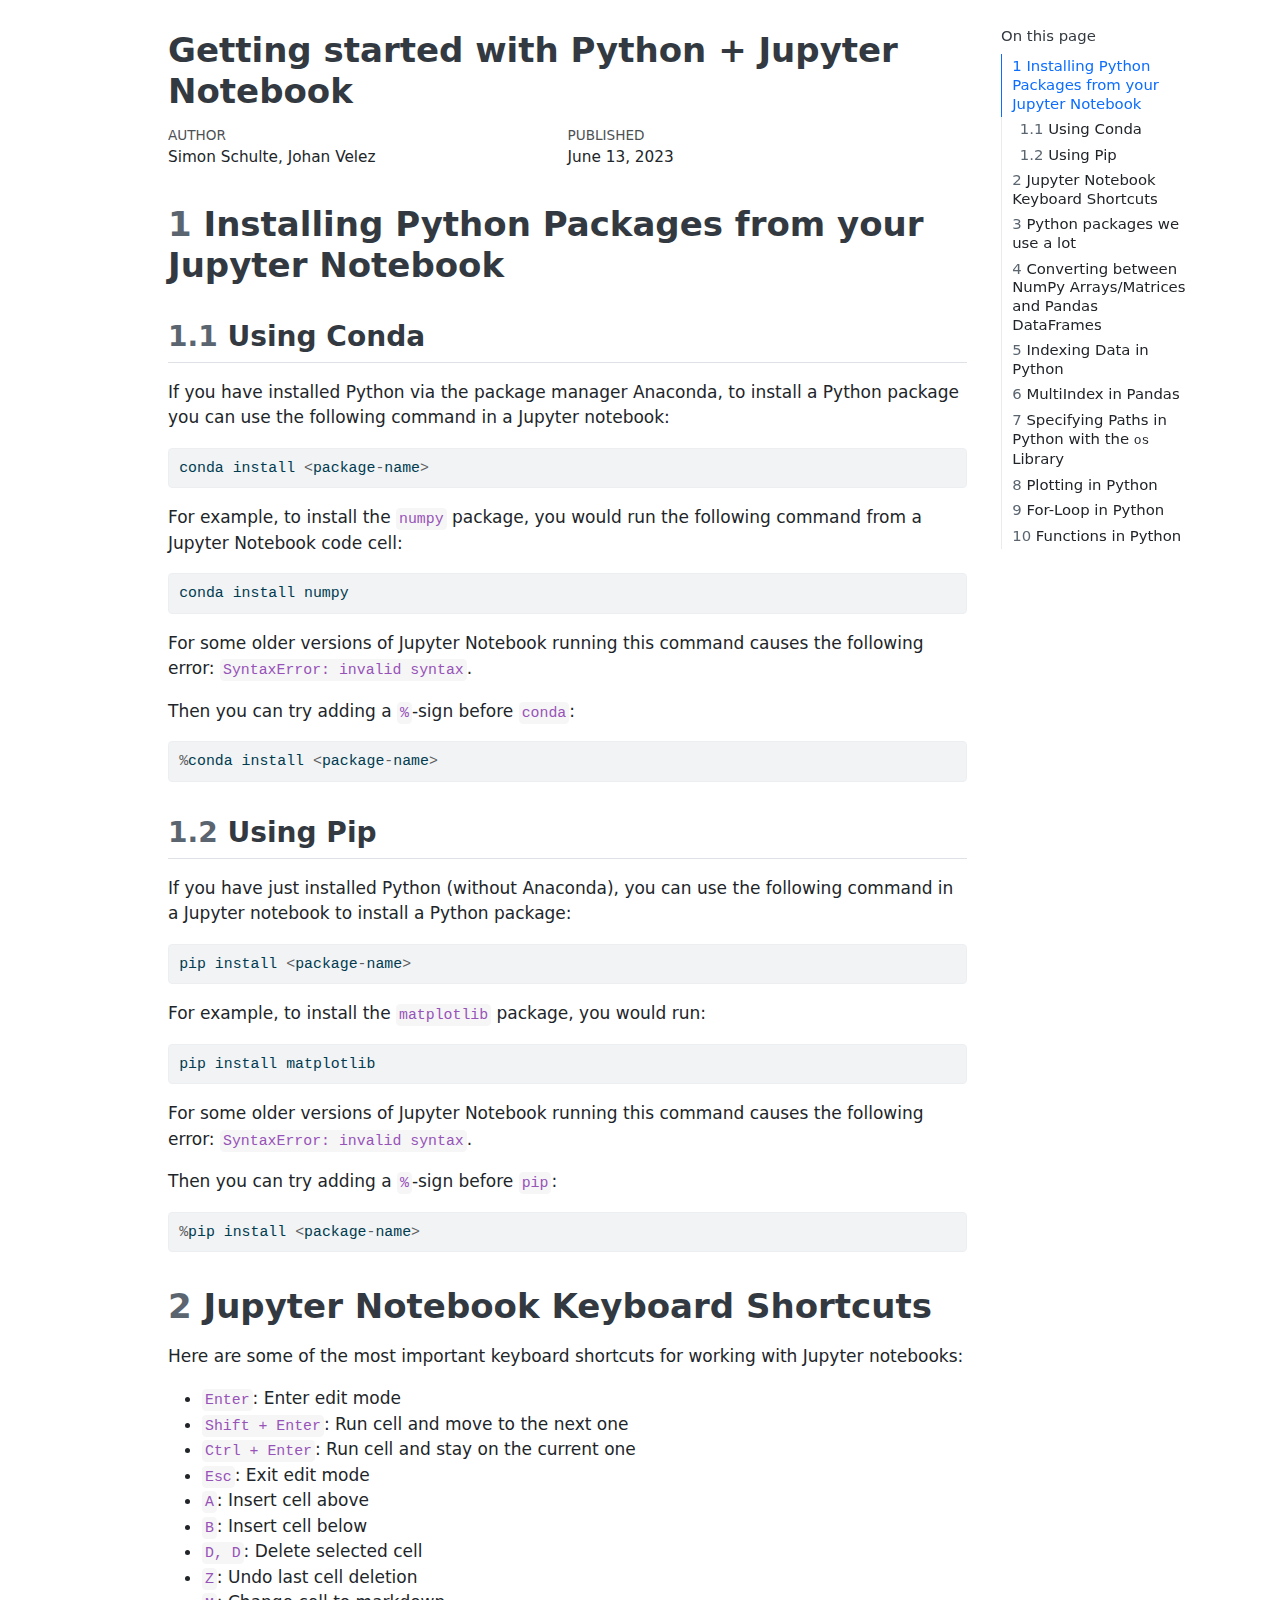
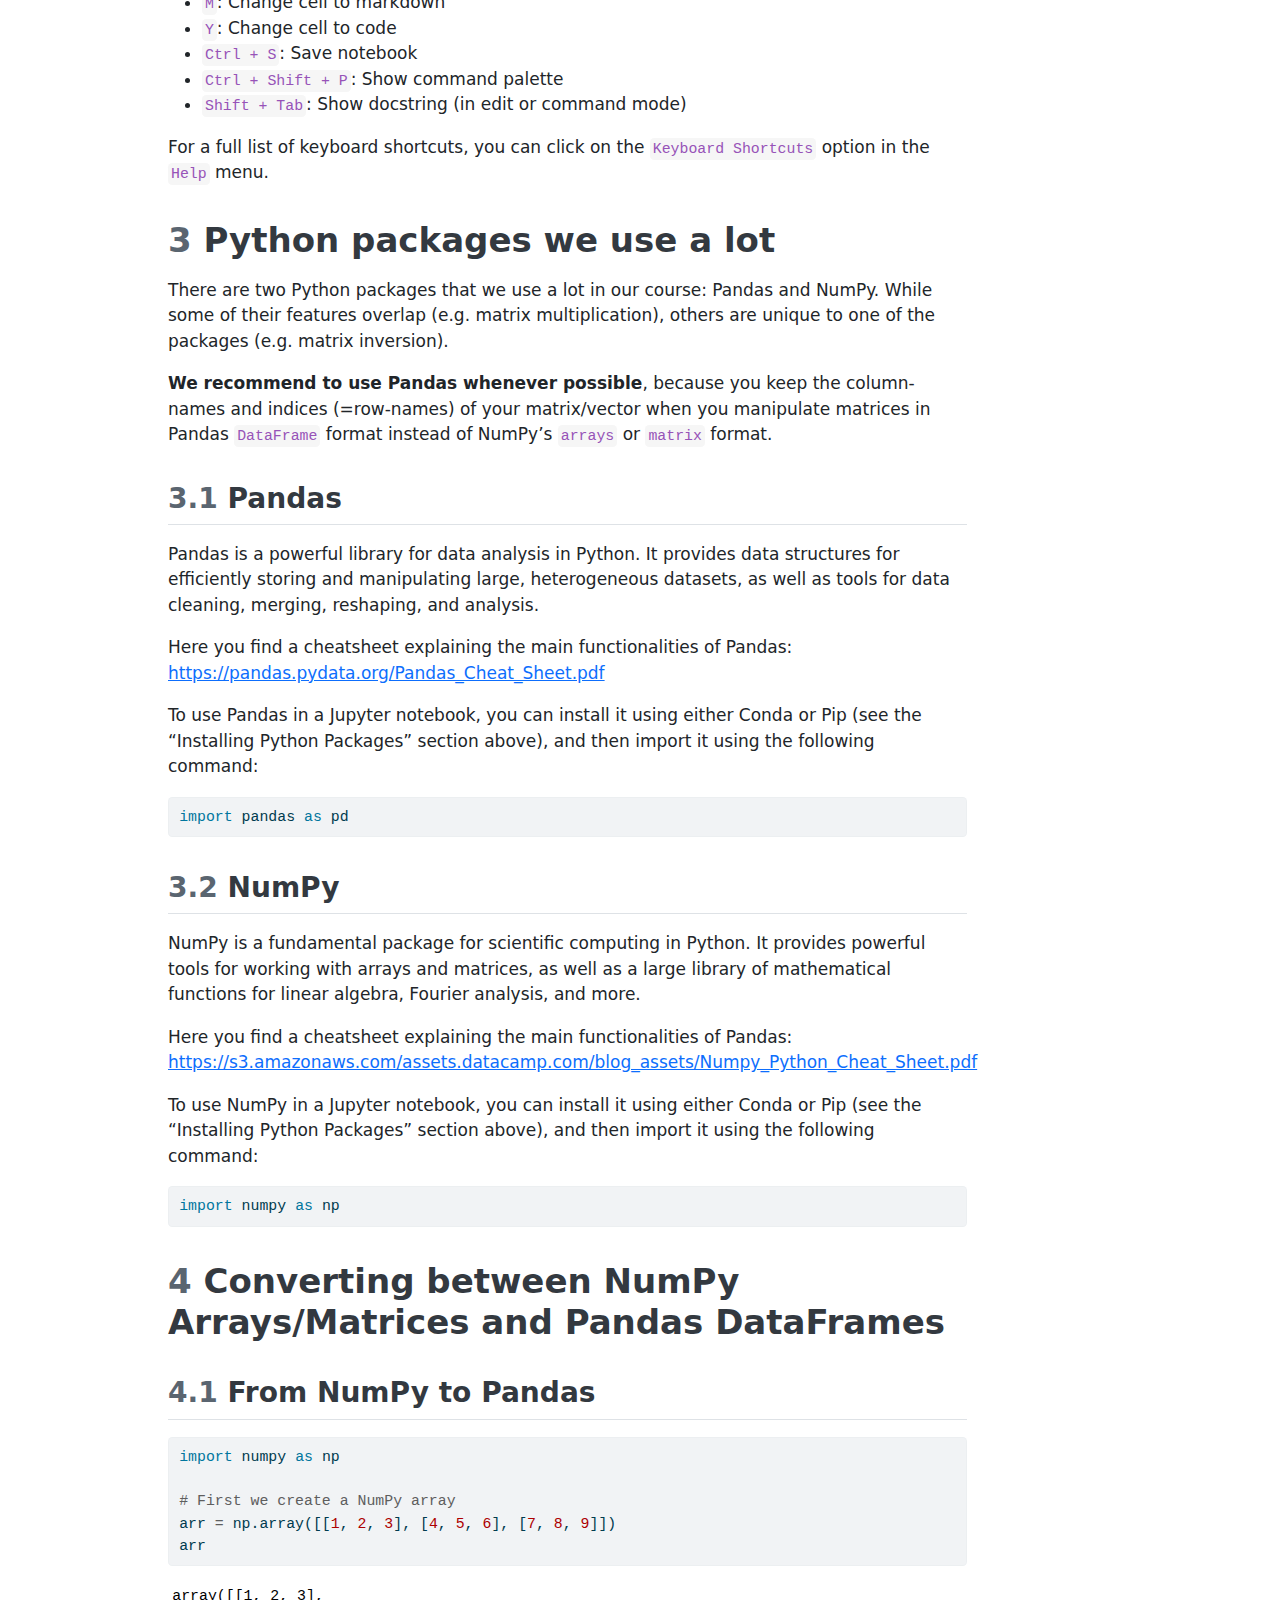
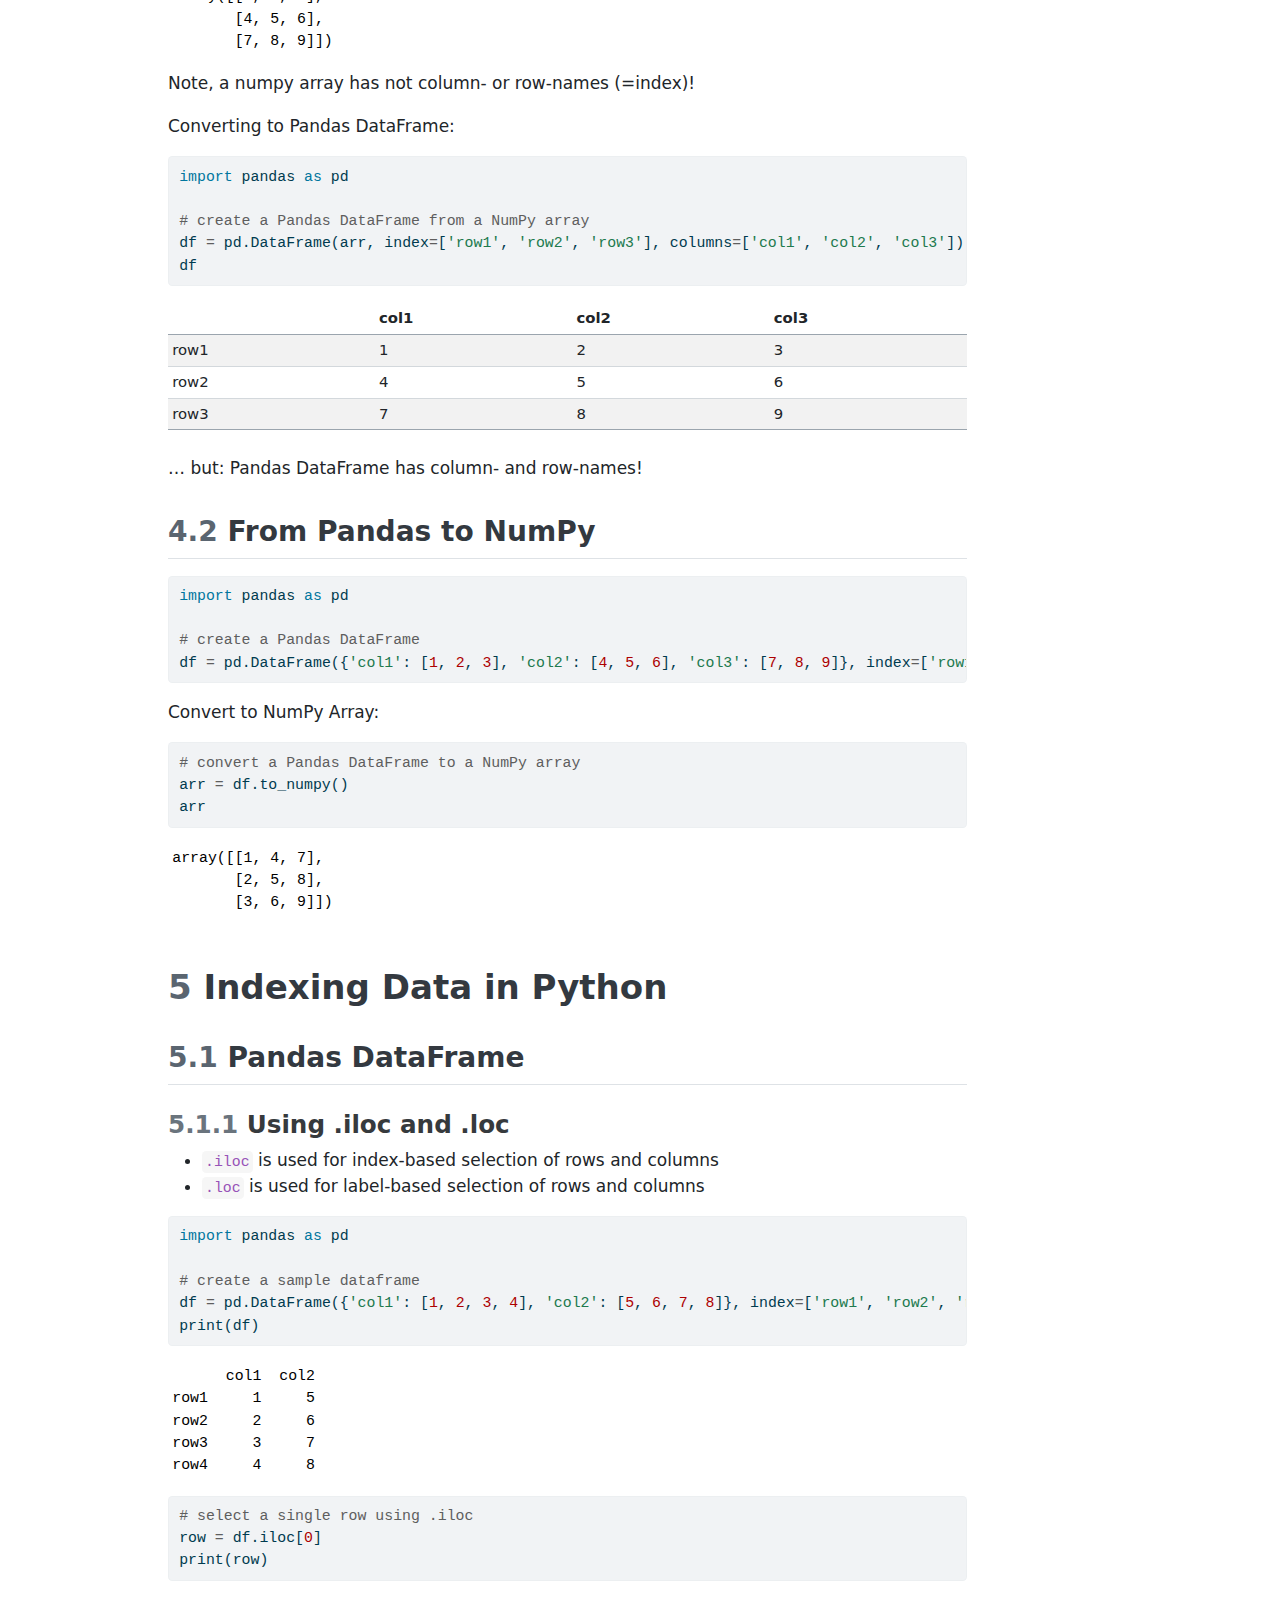
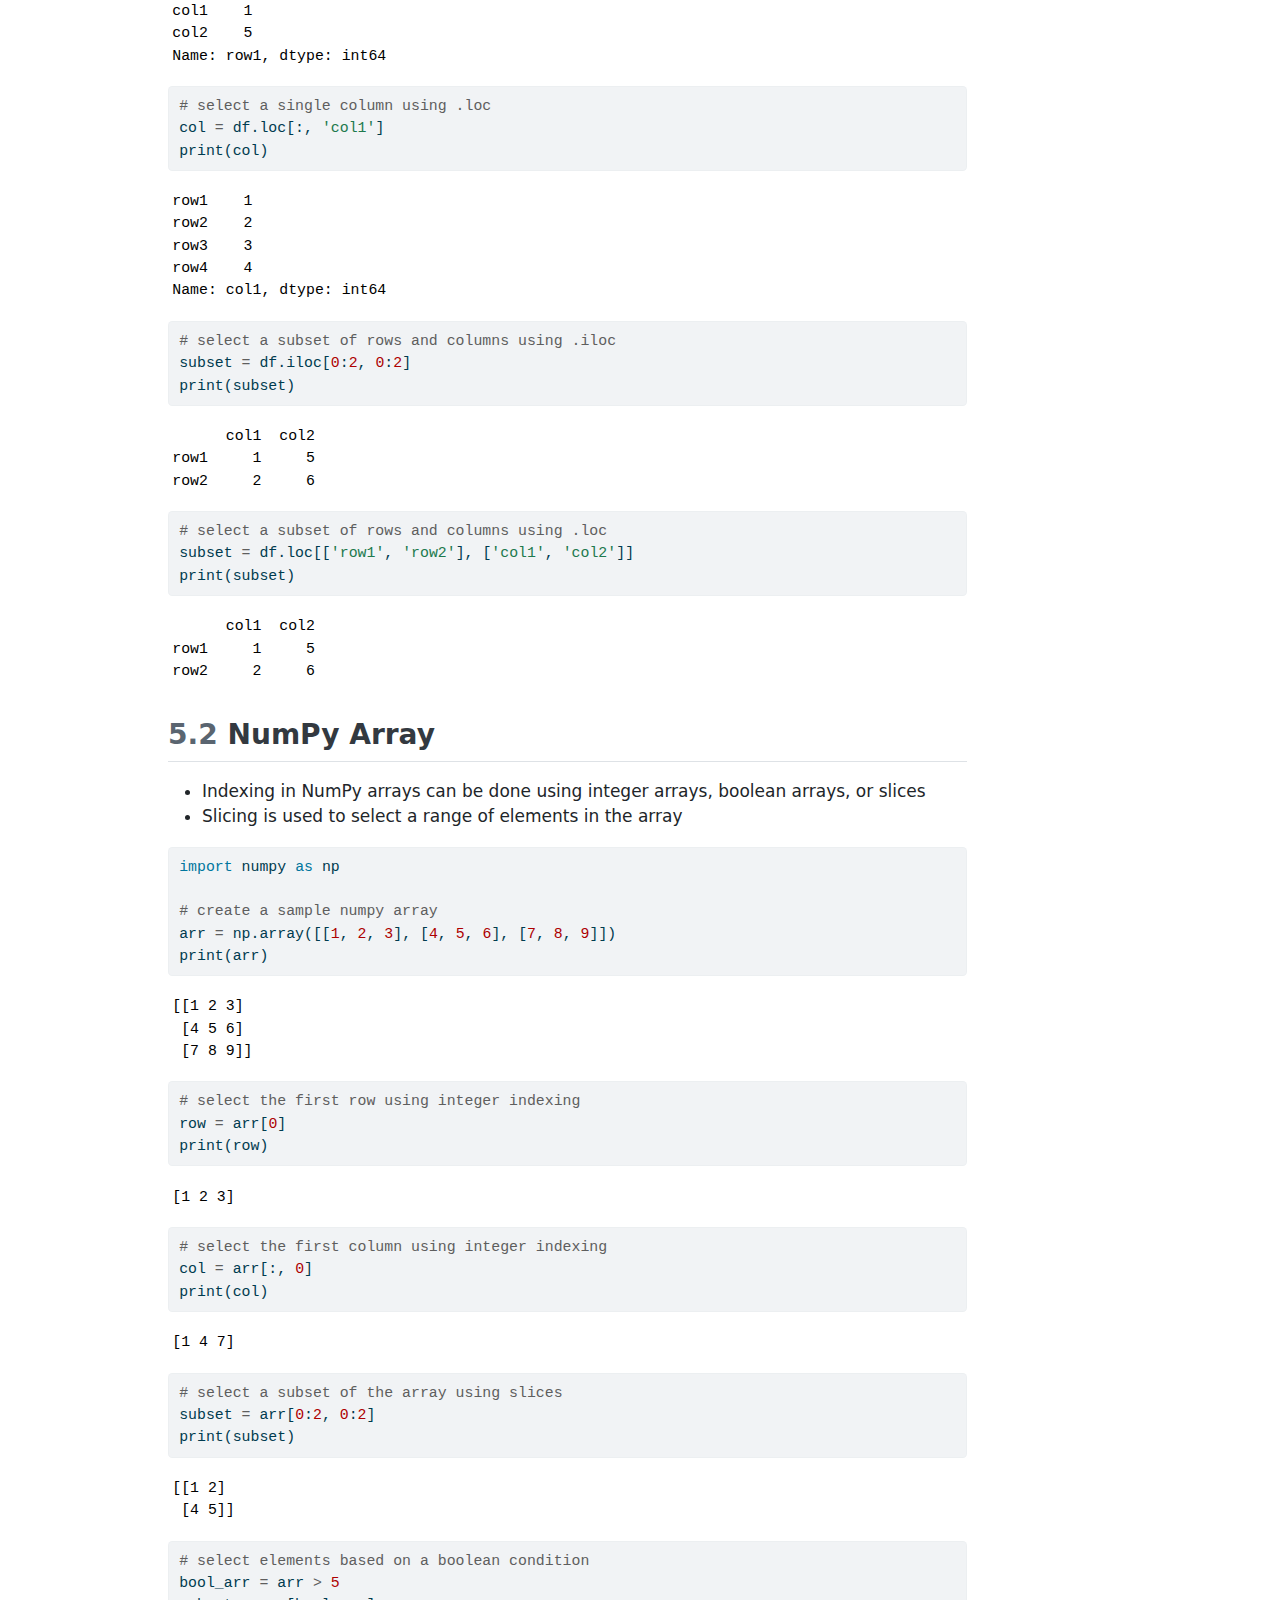
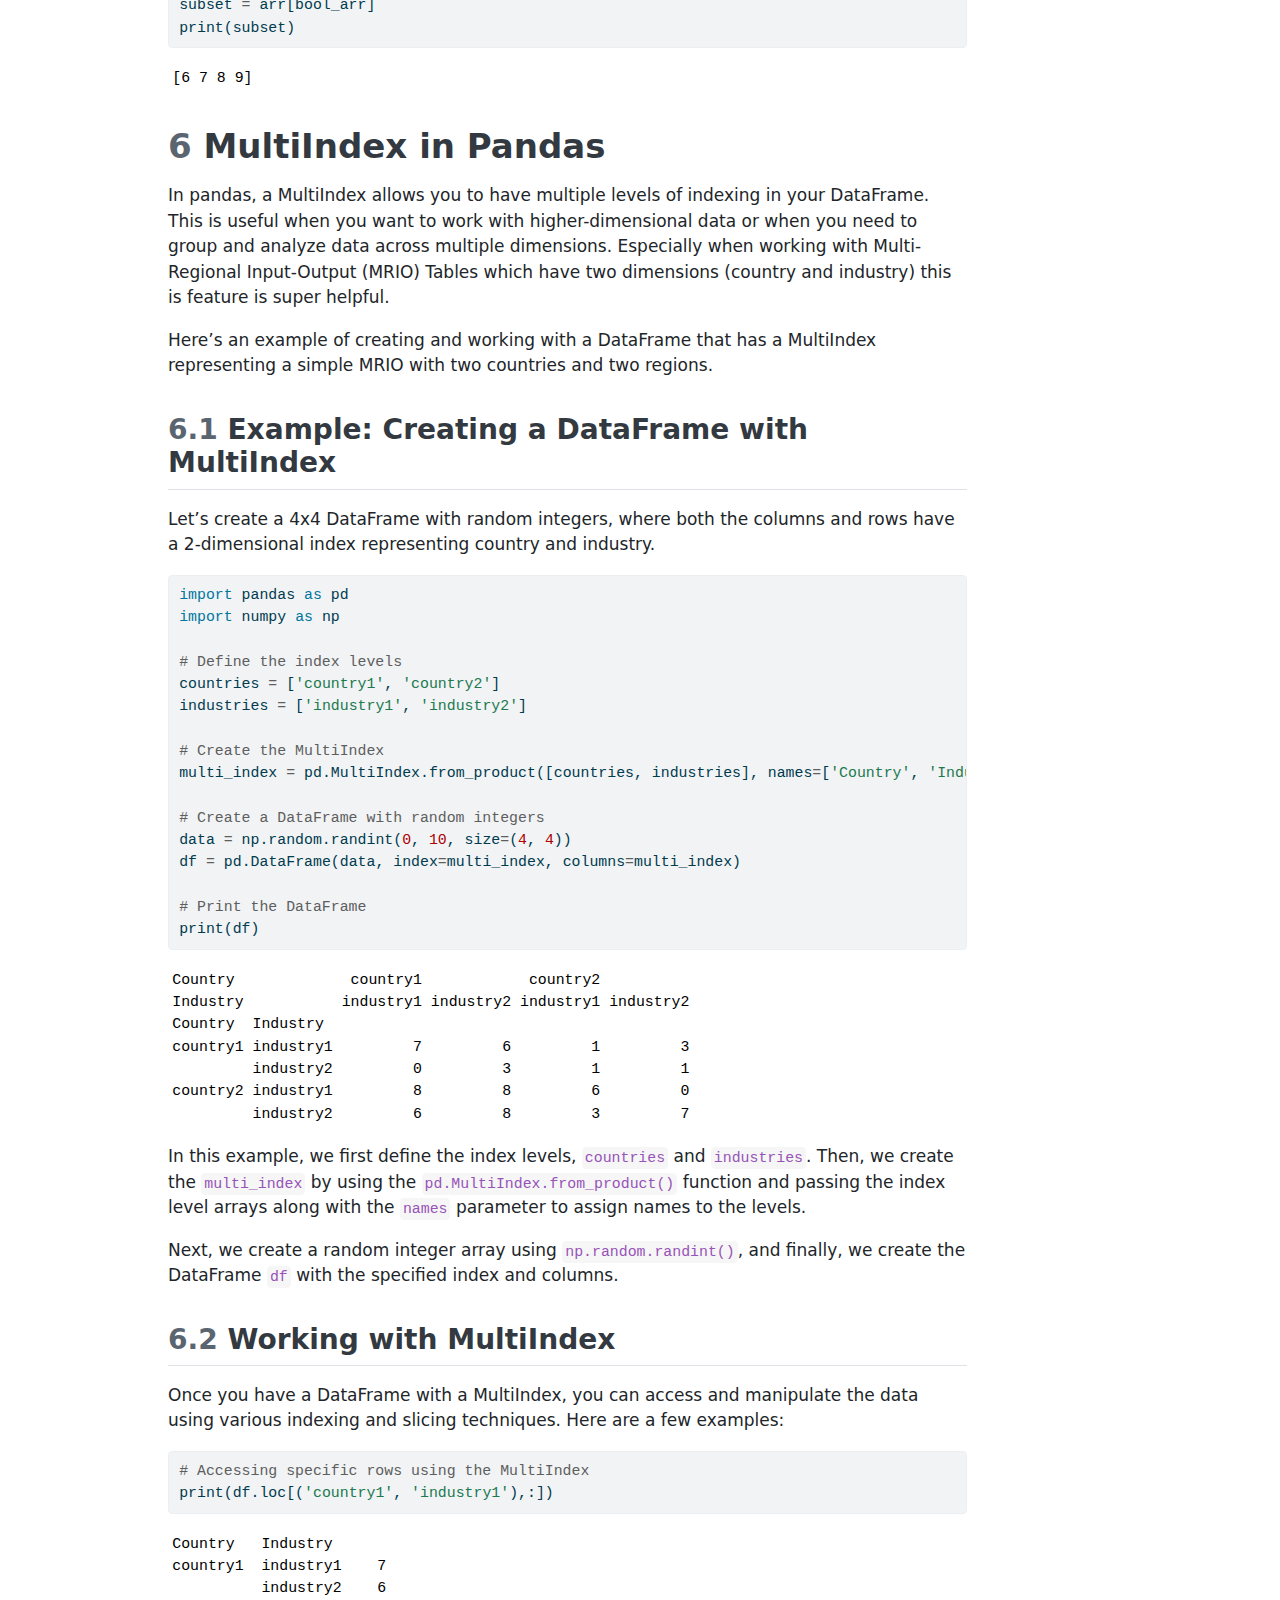
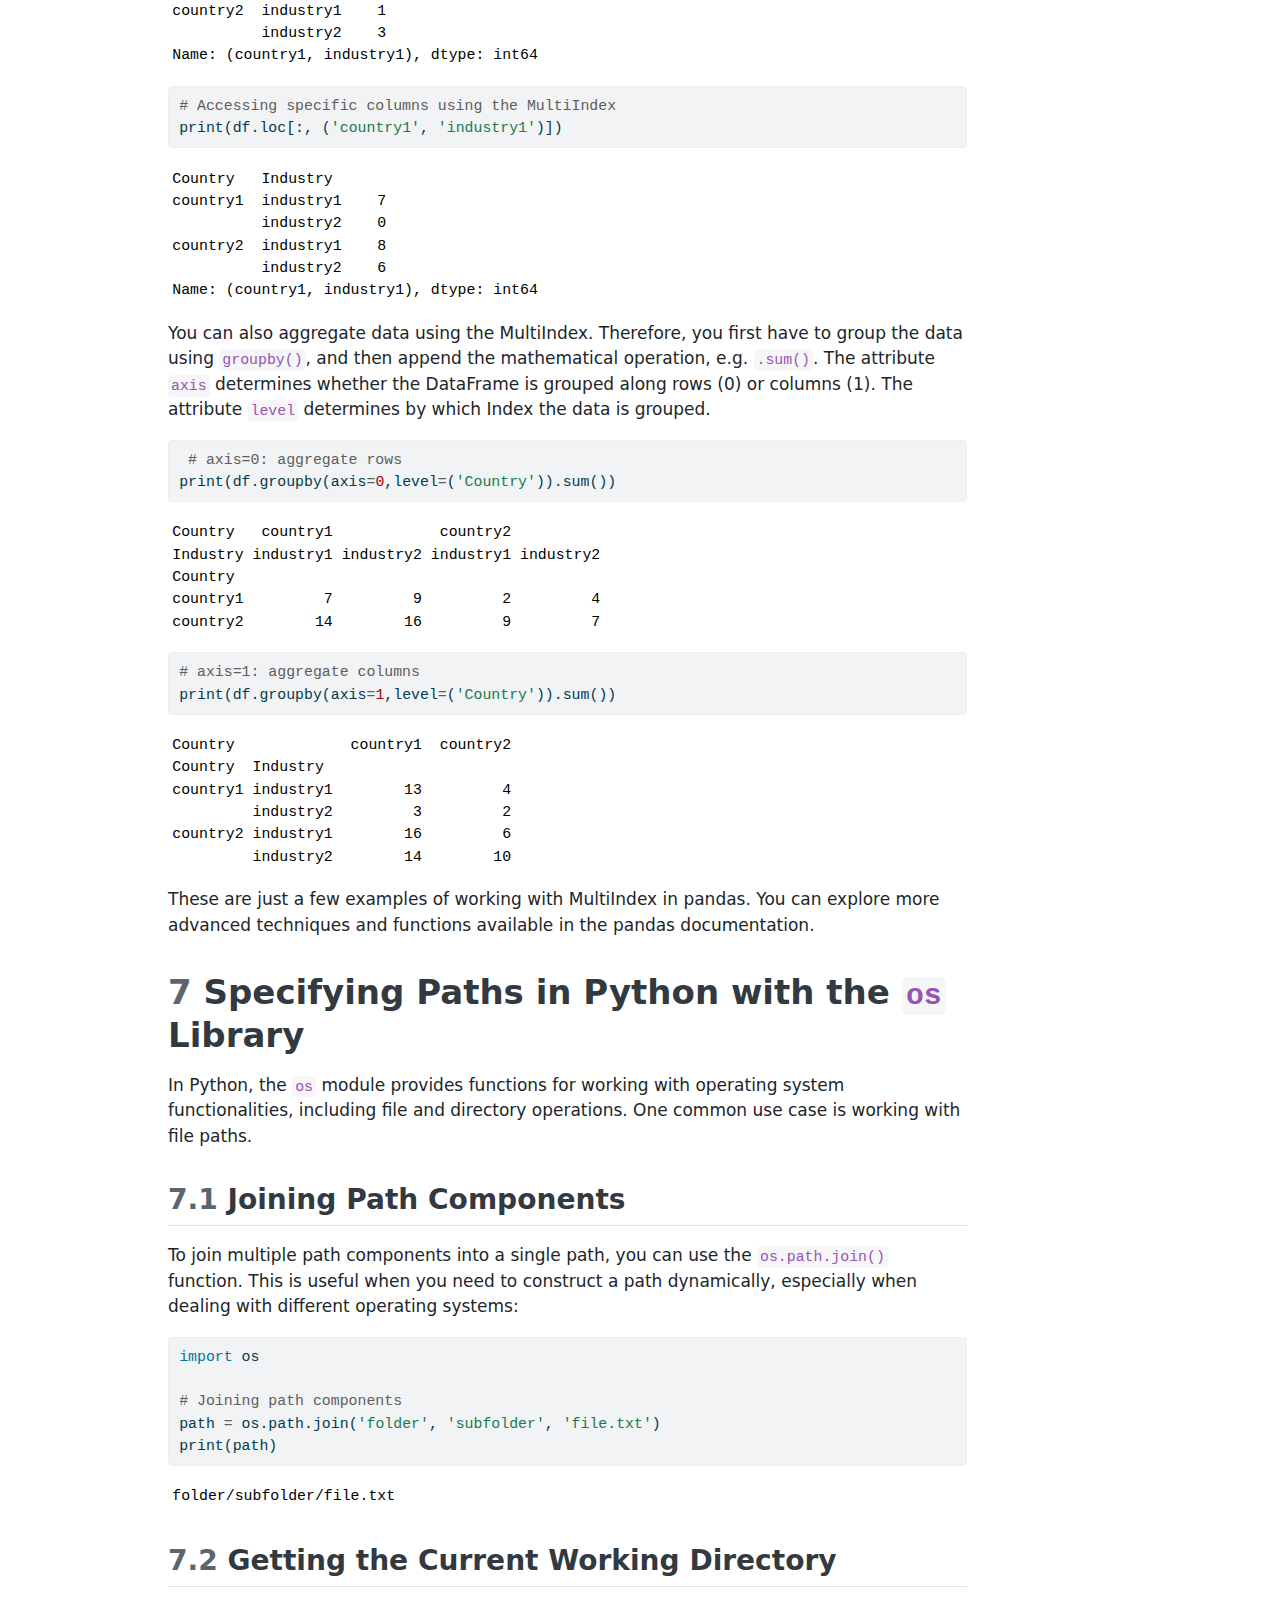
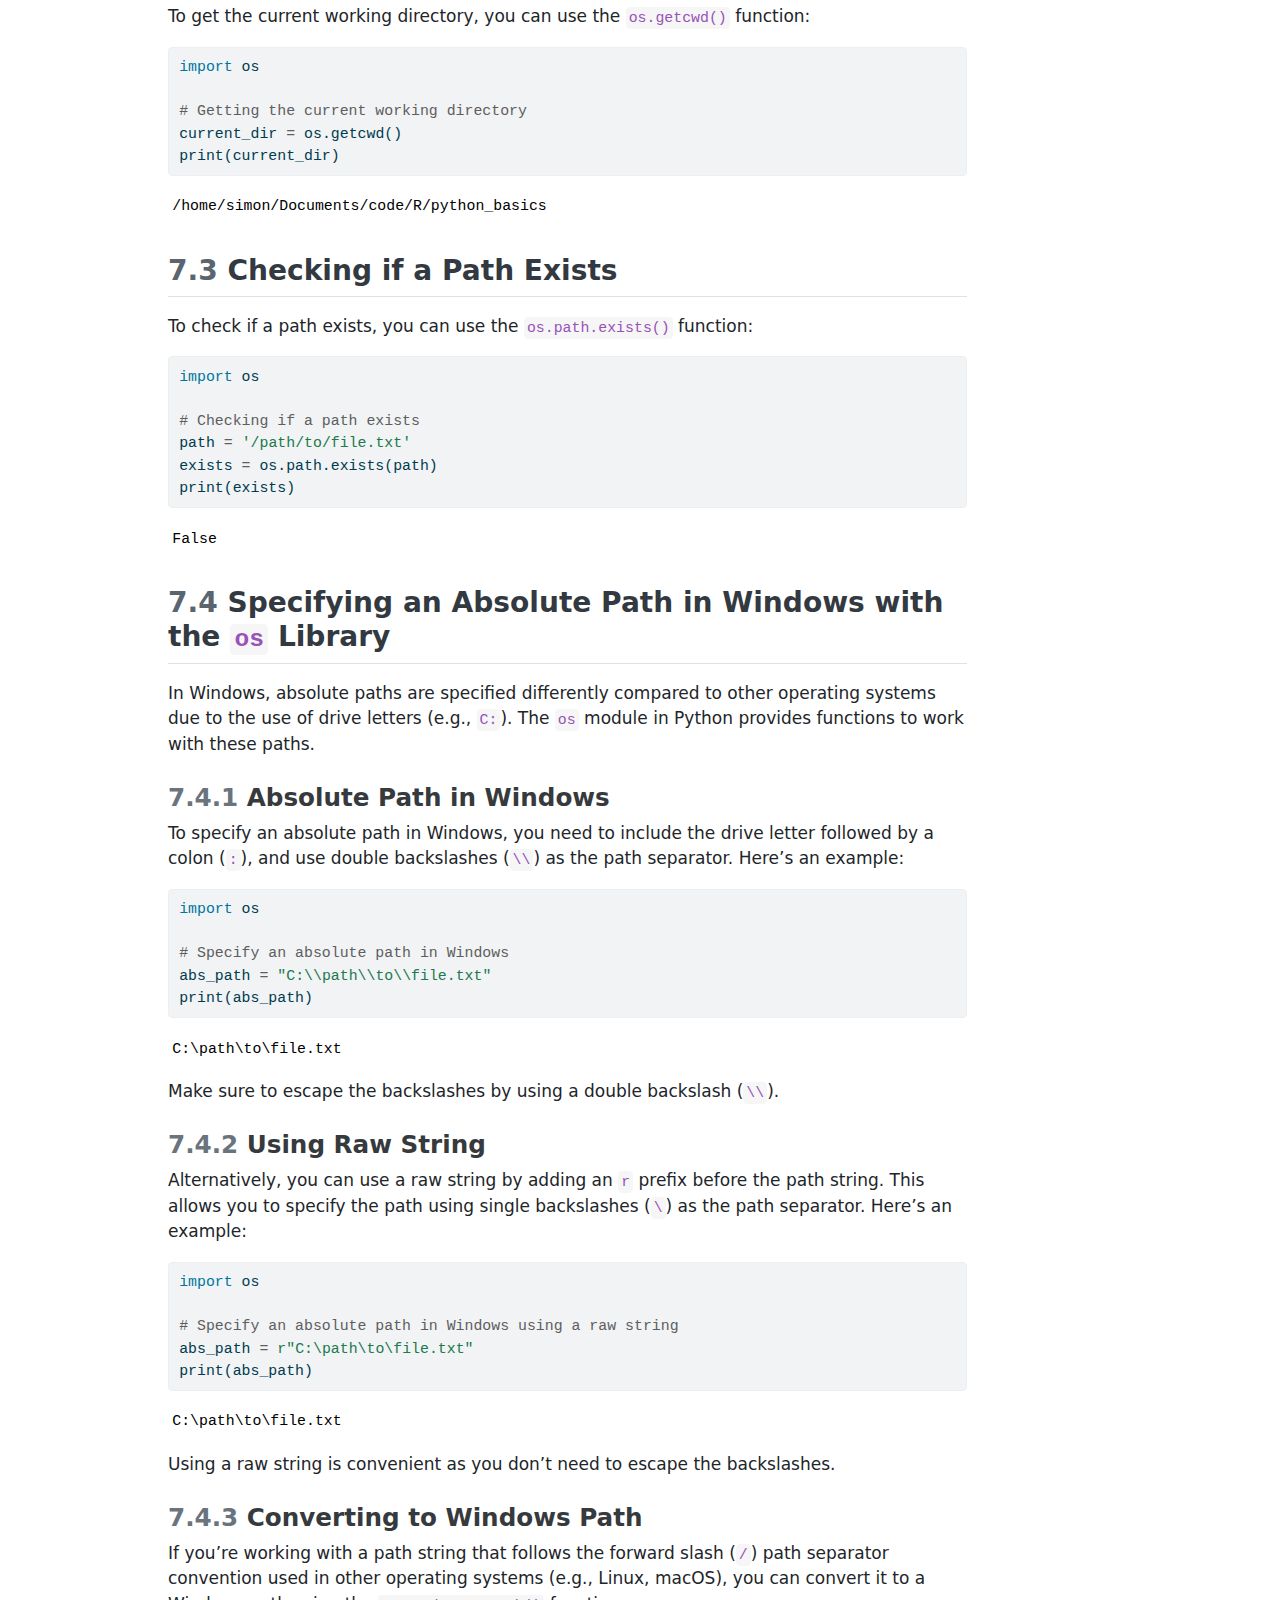
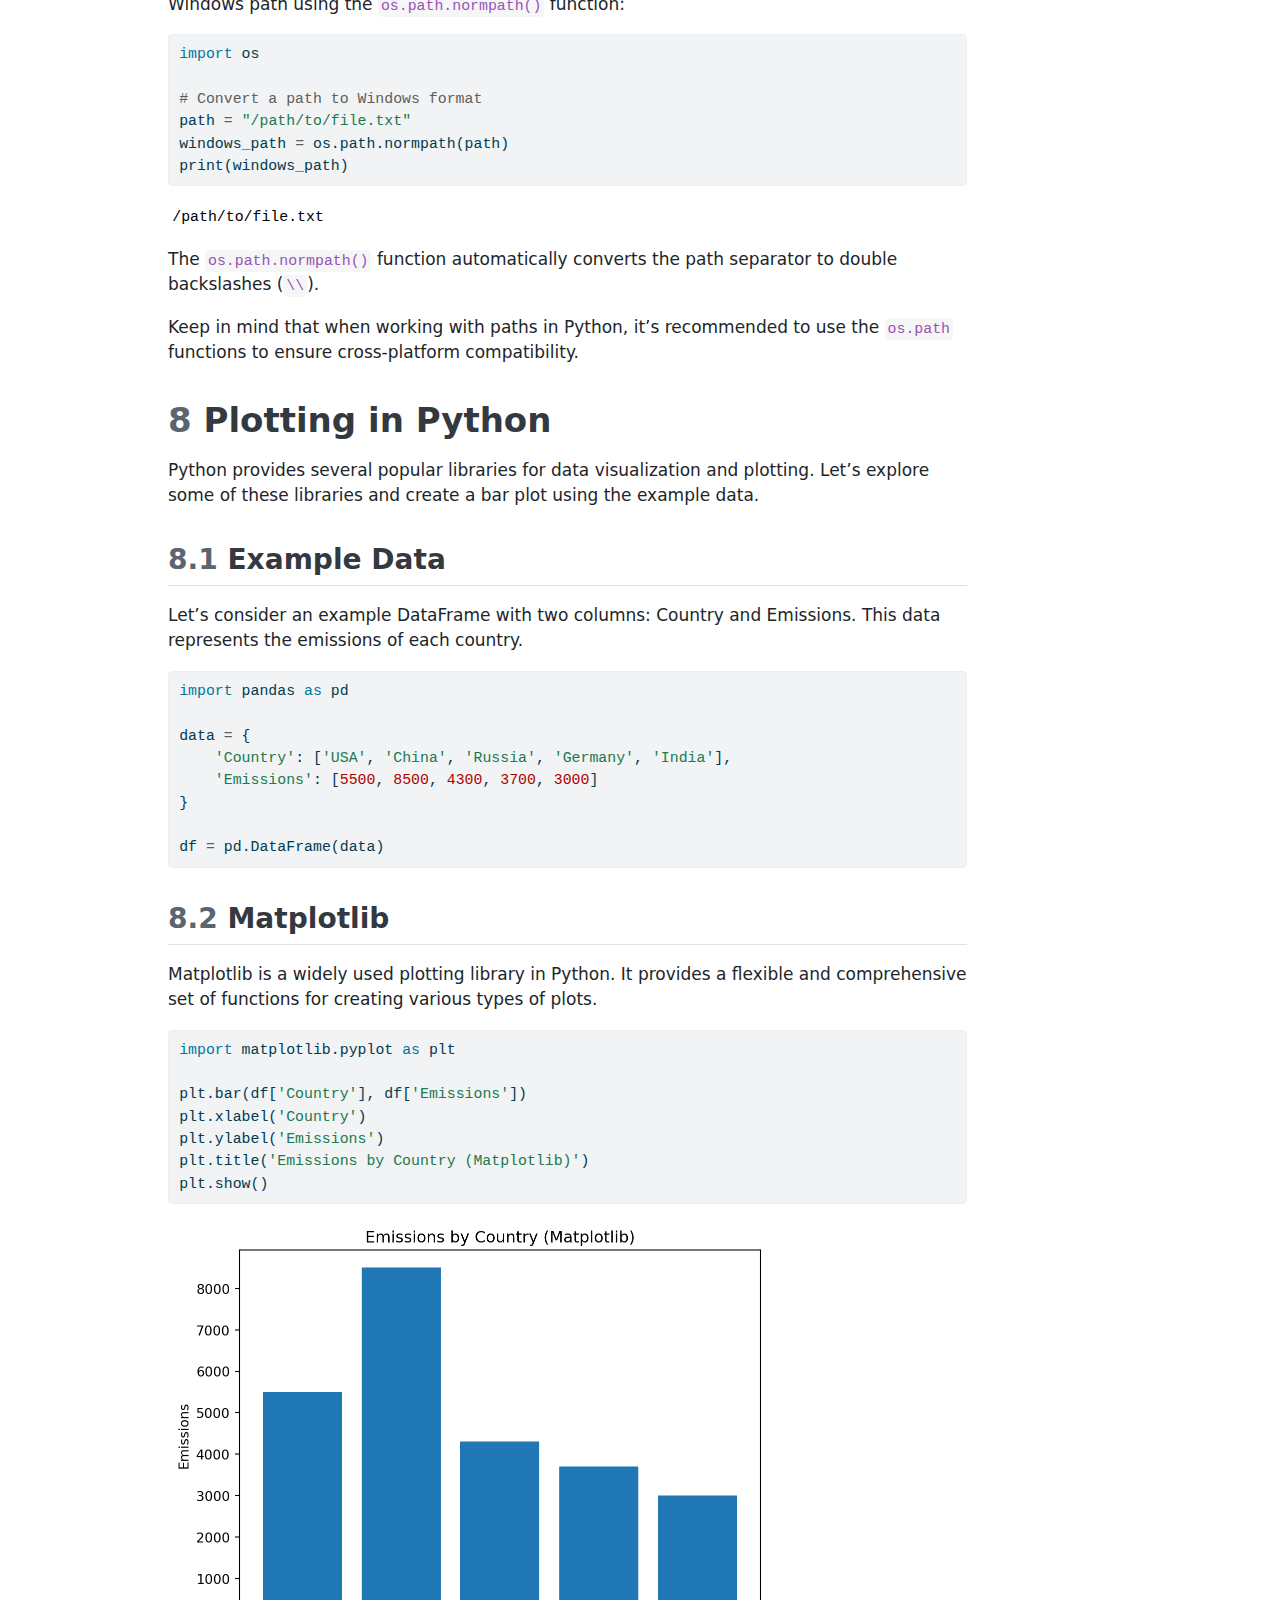
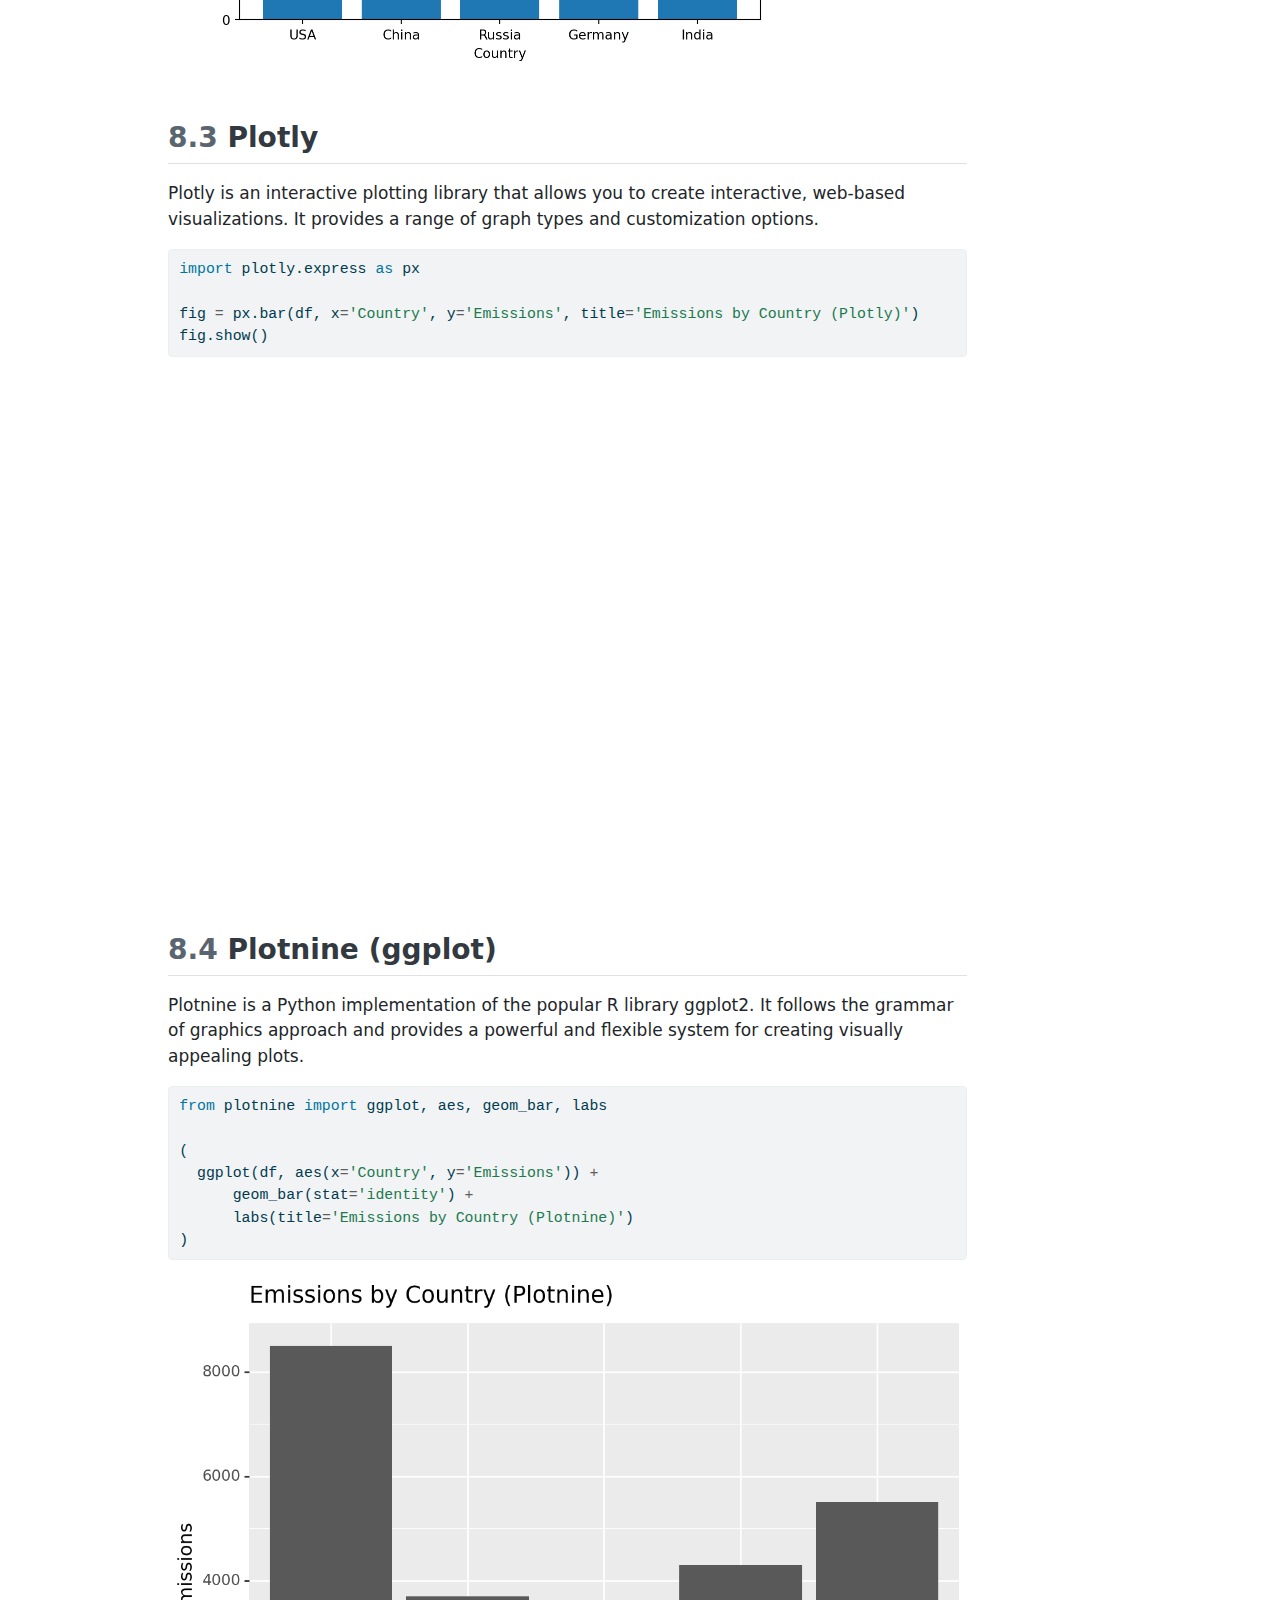
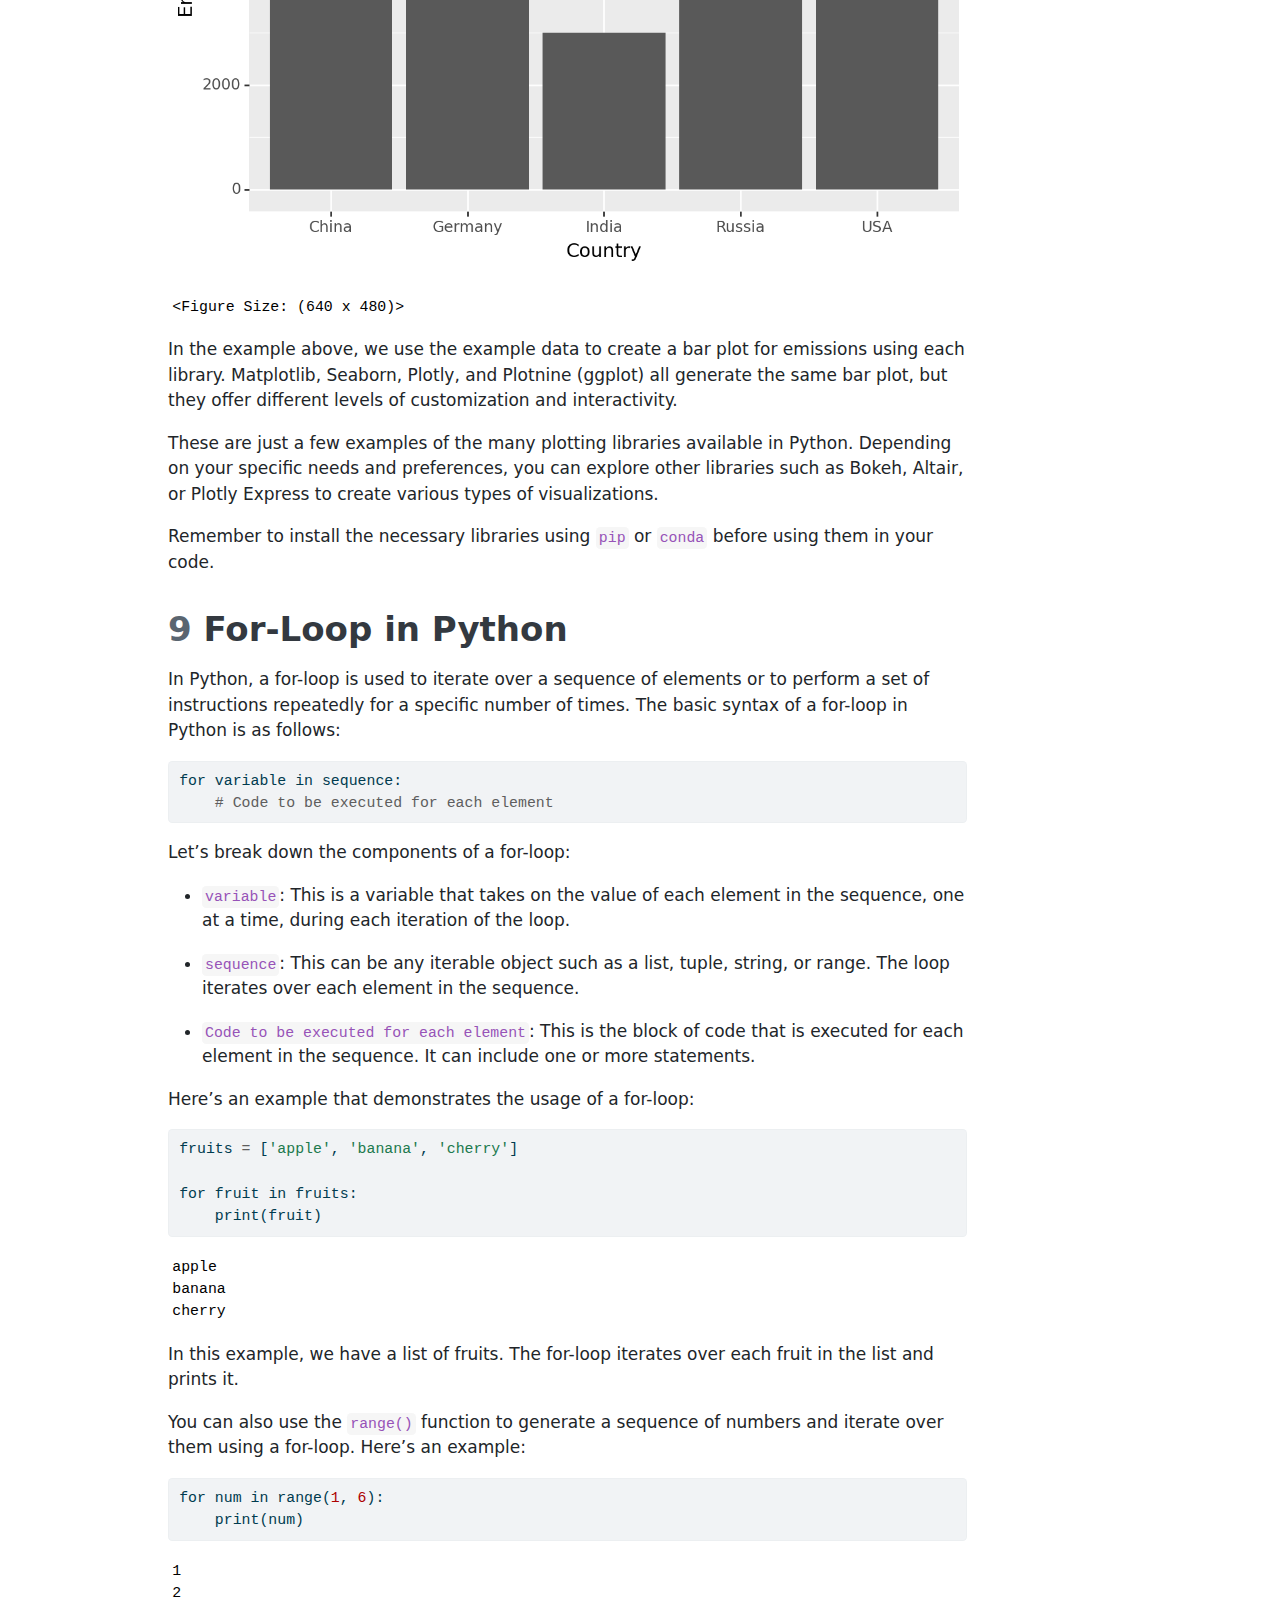
<file: docs/index.html>
<html xmlns="http://www.w3.org/1999/xhtml">    
  <head>      
    <title>Redirect to python_cheatsheet.html</title>      
    <meta http-equiv="refresh" content="0;URL='python_cheatsheet.html'" />    
  </head>    
  <body> 
  </body>  
</html>
</file>
